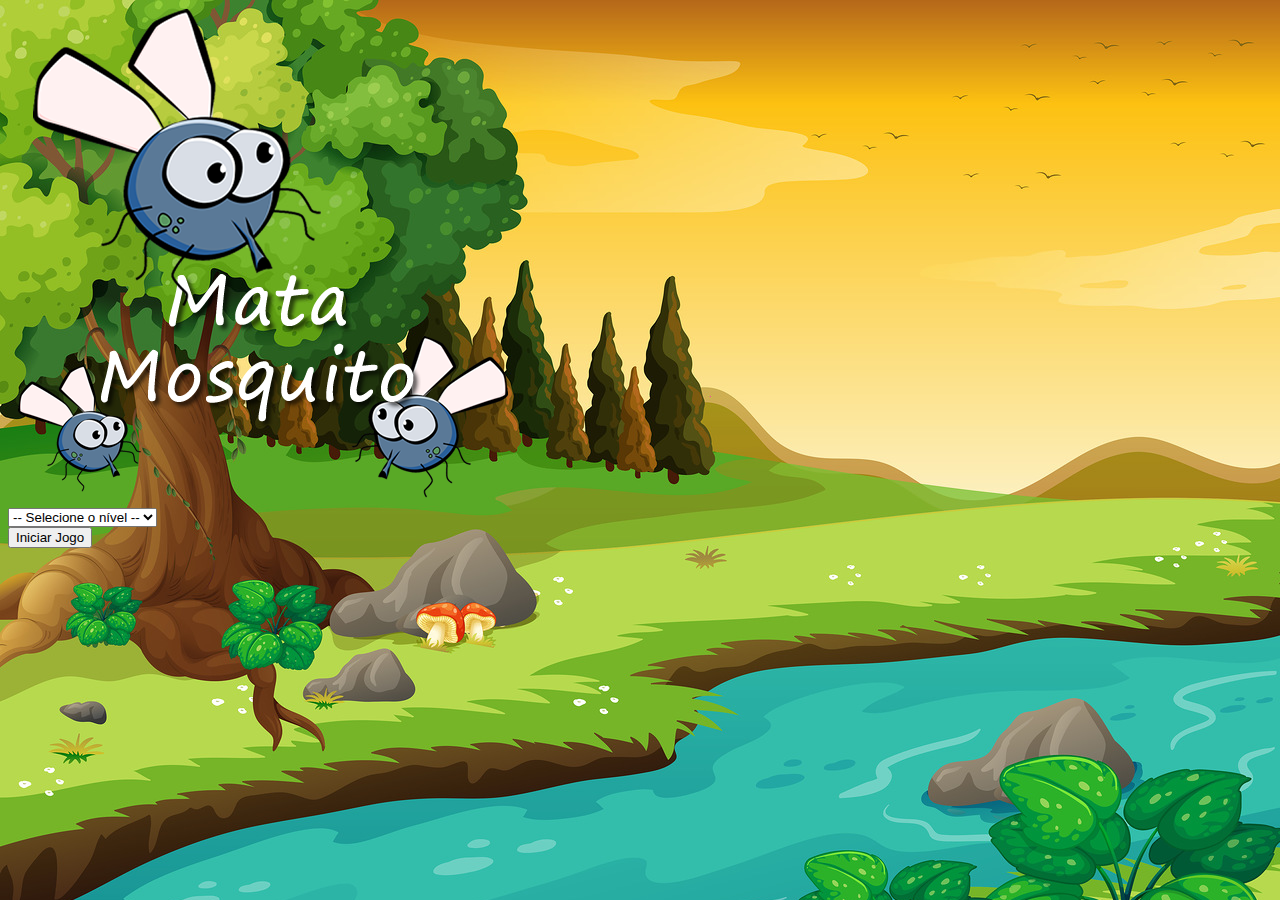
<file: JogoDaMosca/index.html>
<html>
<head>

    <title> </title>
    <meta charset="UTF-8">
    <script src="jogo.js"></script>
    
    <link rel="stylesheet" href="estilo.css">
    <link href="https://cdn.jsdelivr.net/npm/bootstrap@5.0.1/dist/css/bootstrap.min.css" rel="stylesheet" integrity="sha384-+0n0xVW2eSR5OomGNYDnhzAbDsOXxcvSN1TPprVMTNDbiYZCxYbOOl7+AMvyTG2x" crossorigin="anonymous">

    <script>

        function IniciarJogo(){

            var  nivel =  document.getElementById('nivel').value

            if(nivel === ''){

                alert('selecione um nivel para iniciar o jogo')
                return false
            }

            window.location.href = 'app.html?' + nivel
        }
        
    </script>

</head>


<body >

    <div class="container">
        <div class="row">
        <div class="col">
            <div class="d-flex justify-content-center">
                <img src="imagens/game.png" alt="">
            </div>
        </div>
     </div>

         <div class="row">
             <div class="col">
                 <div class="d-flex justify-content-center">
                     <div class="mb-2">
                        <select class="form-control" id="nivel">
                            <option value="">-- Selecione o nível --</option>
                            <option value="normal">Normal</option>
                            <option value="dificil">Difícil</option>
                            <option value="chucknorris">Chuck Norris</option>
                        </select>

                     </div>
                 </div>
             </div>
         </div>
         
		<div class="row">
			<div class="col">
				<div class="d-flex justify-content-center">
					 <button type="button" class="btn btn-danger btn-lg" onclick="IniciarJogo()">Iniciar Jogo</button>
				</div>
			</div>
		</div>
        


    </div>






   

</body>

  
</html>
</file>
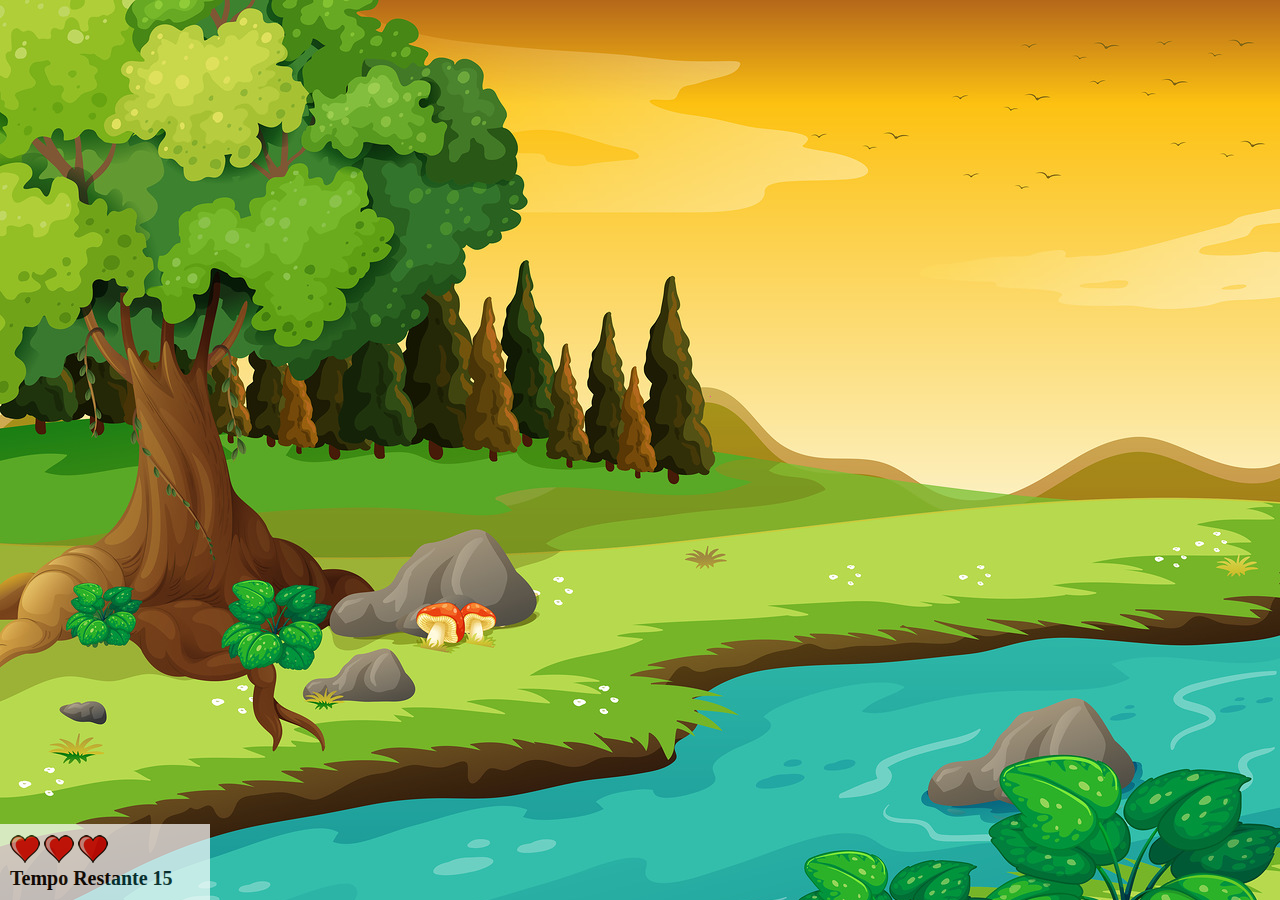
<file: JogoDaMosca/app.html>
<html>
<head>

    <title> </title>
    <meta charset="UTF-8">
    <script src="jogo.js"></script>
    <link rel="stylesheet" href="estilo.css">


</head>


<body onreset="AjustaTamanhoPalco()">
    
    <div class="painel">

        <div class="vidas">
            <img id="v1" src="imagens/coracao_cheio.png" alt="">
            <img id="v2" src="imagens/coracao_cheio.png" alt="">
            <img id="v3" src="imagens/coracao_cheio.png" alt="">

        </div>
        <div class="cronometro">
                Tempo Restante <span id="cronometro"></span>
        </div>

    </div>
    
   <script>

    document.getElementById('cronometro').innerHTML = tempo

     var criaMosca =   setInterval(function(){

        CriarEPosicao()    
       },   tempodamosca)
        

   </script>
</html>
</file>
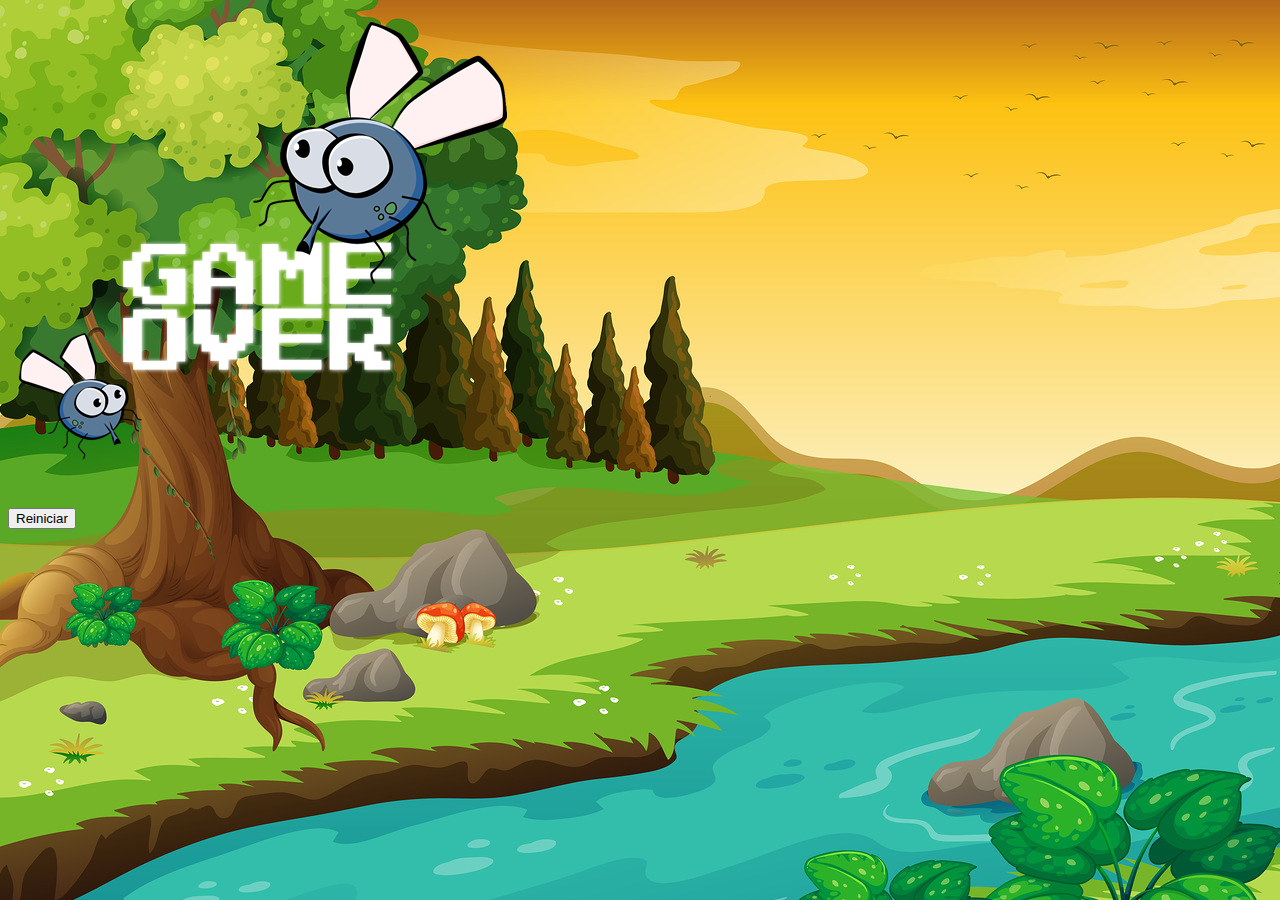
<file: JogoDaMosca/fim_do_jogo.html>
<html>
<head>

    <title> </title>
    <meta charset="UTF-8">
    <script src="jogo.js"></script>
    
    <link rel="stylesheet" href="estilo.css">
    <link href="https://cdn.jsdelivr.net/npm/bootstrap@5.0.1/dist/css/bootstrap.min.css" rel="stylesheet" integrity="sha384-+0n0xVW2eSR5OomGNYDnhzAbDsOXxcvSN1TPprVMTNDbiYZCxYbOOl7+AMvyTG2x" crossorigin="anonymous">


</head>


<body >

    <div class="container">

    
    <div class="row">
        <div class="col">
            <div class="d-flex  justify-content-center">

                <img src="imagens/game_over.png" alt="fimdejogo">
            </div>


        </div>

    </div>
    <div class="row">
        <div class="col">
            <div class="d-flex justify-content-center">
                    <button type="button" class ="btn btn-dark btn-lg" onclick="window.location.href ='app.html'"> Reiniciar</button>
            </div>
        </div>
    </div>
</div>

    
</body>

  
</html>
</file>
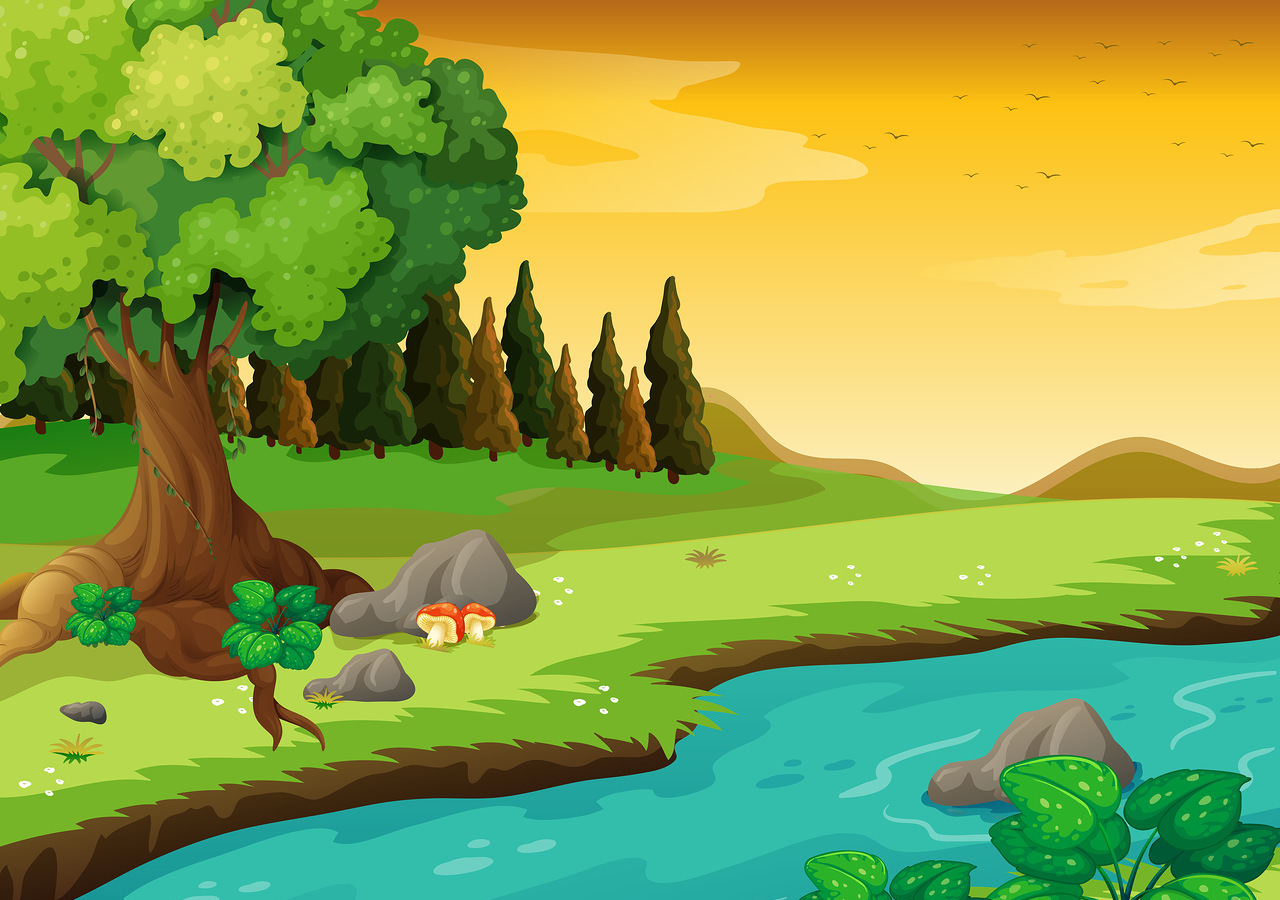
<file: JogoDaMosca/vitoria.html>
<html>
<head>

    <title> </title>
    <meta charset="UTF-8">
    <script src="jogo.js"></script>
    
    <link rel="stylesheet" href="estilo.css">
    <link href="https://cdn.jsdelivr.net/npm/bootstrap@5.0.1/dist/css/bootstrap.min.css" rel="stylesheet" integrity="sha384-+0n0xVW2eSR5OomGNYDnhzAbDsOXxcvSN1TPprVMTNDbiYZCxYbOOl7+AMvyTG2x" crossorigin="anonymous">


</head>


<body >

   

</body>

  
</html>
</file>
<file: JogoDaMosca/estilo.css>
.mosca1{

    width: 50px;
    height: 50px;
}
.mosca2{

    width: 70px;
    height: 70px;
}
.mosca3{
    width: 90px;
    height: 90px;
}
.LadoA{

    transform: scaleX(1);
}   
.LadoB{
    
    transform: scaleX(-1);
}
body{

    background-image: url(imagens/bg.jpg);
    background-repeat: no-repeat;
    background-size: 100%;
}
.painel{   
    
   
	position: absolute;
	width: 190px;
	padding: 10px;
	left: 0px;
	bottom: 0px;
	border-top: solid 1px #fff;
	background-color: #fff;
	opacity: 0.7
}
.vidas{

    float: left;
}
.cronometro{
    float: left;
    font-size: 20px;
    font-weight: bold;
}
</file>
